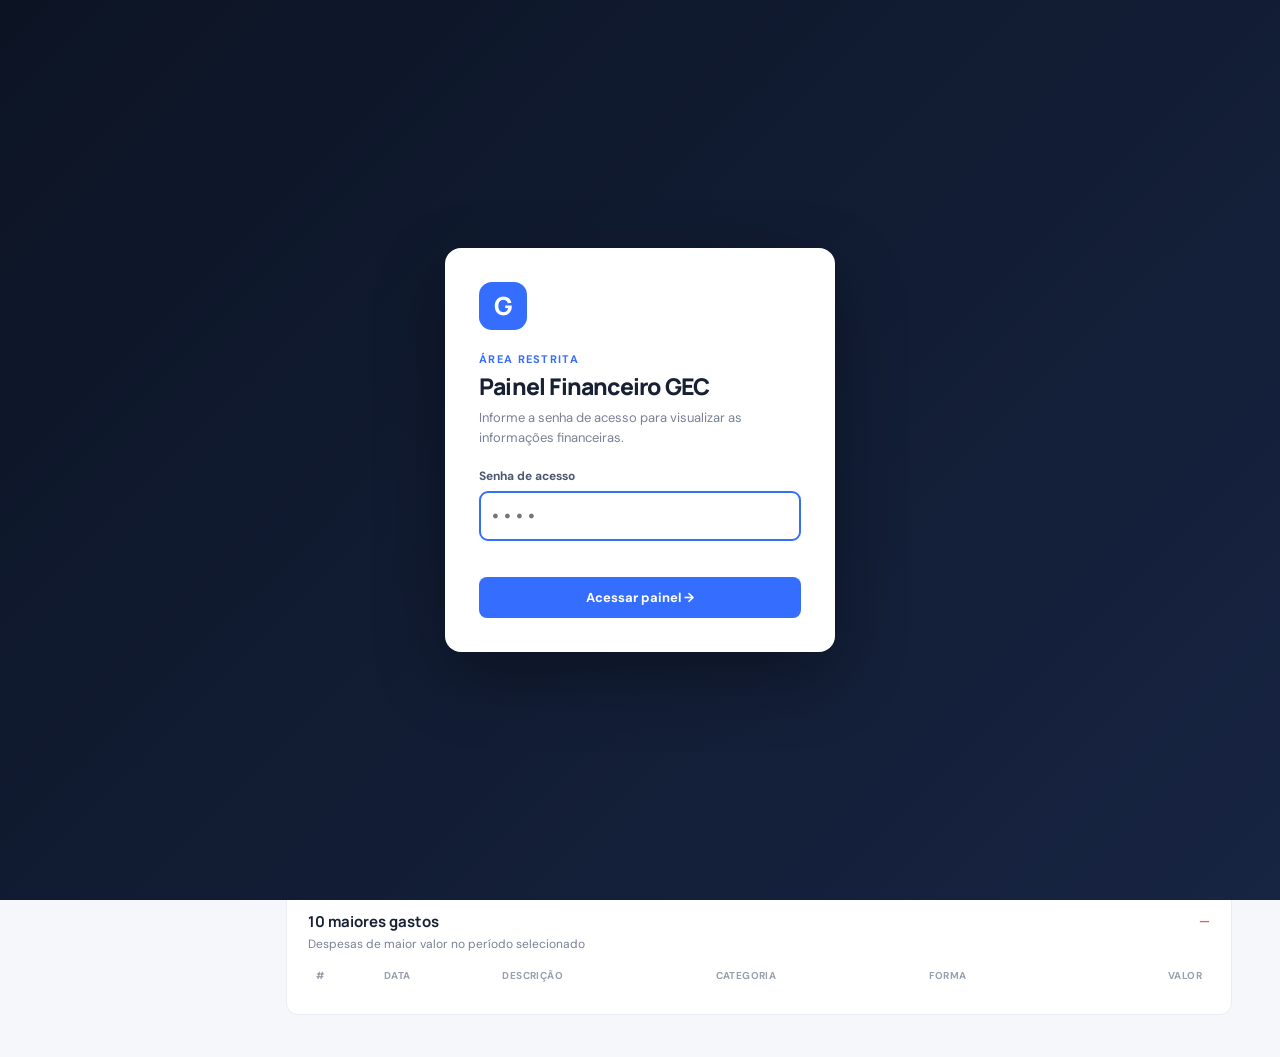
<file: index.html>
<!doctype html>
<html lang="pt-BR">
  <head>
    <meta charset="UTF-8" />
    <meta name="viewport" content="width=device-width, initial-scale=1.0" />
    <meta name="theme-color" content="#0c1220" />
    <title>GEC | Painel Financeiro</title>
    <link rel="preconnect" href="https://fonts.googleapis.com" />
    <link rel="preconnect" href="https://fonts.gstatic.com" crossorigin />
    <link href="https://fonts.googleapis.com/css2?family=DM+Sans:wght@400;500;600;700&family=Manrope:wght@500;600;700;800&display=swap" rel="stylesheet" />
    <link rel="stylesheet" href="./style.css" />
    <link rel="stylesheet" href="./associate.css" />
  </head>
  <body>
    <section class="access-gate" id="access-gate" aria-labelledby="access-title">
      <form class="access-card" id="access-form">
        <div class="access-logo"><span>G</span></div>
        <p class="eyebrow">ÁREA RESTRITA</p>
        <h1 id="access-title">Painel Financeiro GEC</h1>
        <p>Informe a senha de acesso para visualizar as informações financeiras.</p>
        <label for="access-password">Senha de acesso</label>
        <input id="access-password" type="password" inputmode="numeric" maxlength="4" placeholder="••••" autocomplete="current-password" required autofocus />
        <p id="access-error" class="access-error" role="alert"></p>
        <button type="submit">Acessar painel →</button>
      </form>
    </section>
    <div class="nav-backdrop" id="nav-backdrop"></div>
    <aside class="sidebar" id="mobile-nav">
      <div class="brand"><span class="brand-mark">G</span><span>GEC</span></div>
      <nav>
        <a class="active" href="#visao-geral"><span>▦</span> Visão geral</a>
        <a href="#movimentacoes"><span>↕</span> Movimentações</a>
        <a href="#receitas"><span>↗</span> Receitas</a>
        <a href="#despesas"><span>↘</span> Despesas</a>
        <a href="./mensalidades.html"><span>▤</span> Mensalidades</a>
        <a href="./associados.html"><span>♙</span> Associados</a>
        <a href="./situacao.html"><span>◷</span> Situação</a>
      </nav>
      <div class="sidebar-bottom"><span class="status-dot"></span> Dados conectados</div>
    </aside>

    <main>
      <header>
        <div>
          <p class="eyebrow">GESTÃO FINANCEIRA</p>
          <h1>Visão geral</h1>
          <p class="subtitle" id="period-title">Carregando dados financeiros...</p>
        </div>
        <div class="header-actions">
          <button class="menu-toggle" id="menu-toggle" aria-label="Abrir menu" aria-controls="mobile-nav" aria-expanded="false">☰</button>
          <button class="icon-button" id="refresh" title="Atualizar dados">↻</button>
          <div class="avatar">FG</div>
        </div>
      </header>

      <section class="filter-bar" aria-label="Filtros do painel">
        <label>De <input type="date" id="date-from" /></label>
        <label>Até <input type="date" id="date-to" /></label>
        <label>Período <select id="period-filter"><option value="all">Todo o período</option></select></label>
        <label>Classificação <select id="category-filter"><option value="all">Todas</option></select></label>
        <button id="clear-filters">Limpar filtros</button>
        <span class="updated" id="updated-at"></span>
      </section>

      <section class="metrics" id="visao-geral">
        <article class="metric-card balance"><div class="metric-icon">▣</div><p>Saldo do período</p><h2 id="balance">—</h2><span id="balance-note">—</span></article>
        <article class="metric-card income"><div class="metric-icon">↗</div><p>Entradas</p><h2 id="income">—</h2><span id="income-note">—</span></article>
        <article class="metric-card expense"><div class="metric-icon">↘</div><p>Saídas</p><h2 id="expense">—</h2><span id="expense-note">—</span></article>
        <article class="metric-card people"><div class="metric-icon">♙</div><p>Associados cadastrados</p><h2 id="associates-count">—</h2><span id="associates-note">—</span></article>
      </section>

      <section class="grid top-grid">
        <article class="panel chart-panel" id="receitas">
          <div class="panel-heading"><div><h3>Fluxo financeiro</h3><p>Entradas e saídas por mês</p></div><div class="legend"><span><i class="income-dot"></i>Entradas</span><span><i class="expense-dot"></i>Saídas</span></div></div>
          <div class="bar-chart" id="bar-chart"></div>
        </article>
        <article class="panel distribution-panel">
          <div class="panel-heading"><div><h3>Composição das entradas</h3><p>Por classificação</p></div></div>
          <div class="donut-row"><div class="donut" id="donut"><div><strong id="donut-value">—</strong><span>entradas</span></div></div><ul id="distribution-list" class="distribution-list"></ul></div>
        </article>
      </section>

      <section class="grid bottom-grid">
        <article class="panel" id="movimentacoes">
          <div class="panel-heading"><div><h3>Movimentações recentes</h3><p>Últimos lançamentos do período</p></div><button class="link-button" id="show-all">Ver todos →</button></div>
          <div class="table-wrap"><table><thead><tr><th>Data</th><th>Descrição</th><th>Categoria</th><th>Forma</th><th class="amount">Valor</th></tr></thead><tbody id="transactions"></tbody></table></div>
        </article>
        <article class="panel insight-panel">
          <div class="panel-heading"><div><h3>Resumo do período</h3><p>Leitura rápida da operação</p></div></div>
          <div class="insights" id="insights"></div>
          <div class="top-members"><h4>Maiores contribuições</h4><div id="top-members"></div></div>
        </article>
      </section>

      <section class="panel expenses-ranking" id="despesas">
        <div class="panel-heading"><div><h3>10 maiores gastos</h3><p>Despesas de maior valor no período selecionado</p></div><strong id="expenses-total" class="expenses-total">—</strong></div>
        <div class="table-wrap"><table><thead><tr><th>#</th><th>Data</th><th>Descrição</th><th>Categoria</th><th>Forma</th><th class="amount">Valor</th></tr></thead><tbody id="top-expenses"></tbody></table></div>
      </section>

    </main>
    <div class="toast" id="toast" role="status"></div>
    <script src="./nav.js"></script>
    <script src="./app.js"></script>
  </body>
</html>
</file>
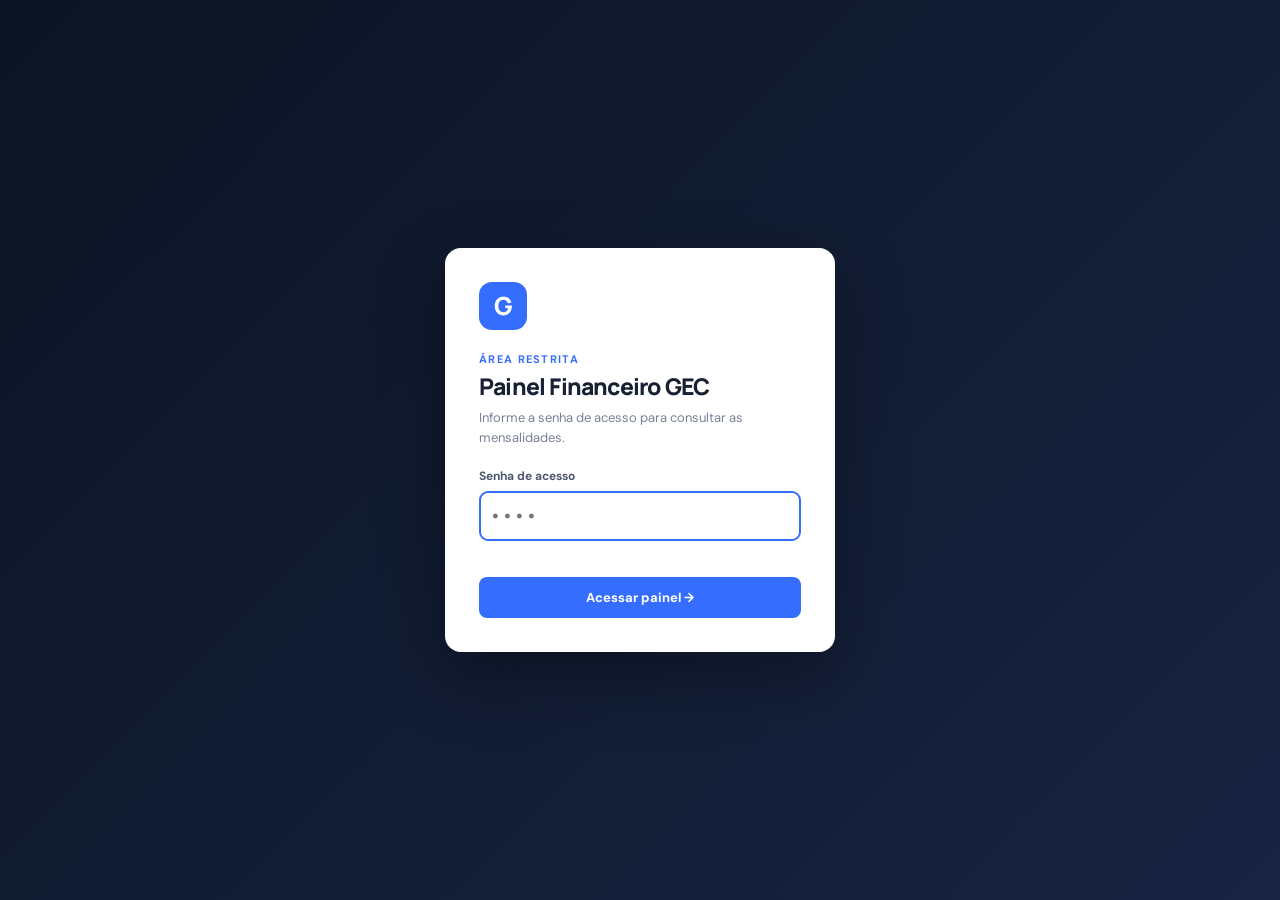
<file: associados.html>
<!doctype html>
<html lang="pt-BR">
  <head>
    <meta charset="UTF-8" /><meta name="viewport" content="width=device-width, initial-scale=1.0" /><meta name="theme-color" content="#0c1220" />
    <title>GEC | Consulta de associados</title>
    <link rel="preconnect" href="https://fonts.googleapis.com" /><link rel="preconnect" href="https://fonts.gstatic.com" crossorigin />
    <link href="https://fonts.googleapis.com/css2?family=DM+Sans:wght@400;500;600;700&family=Manrope:wght@500;600;700;800&display=swap" rel="stylesheet" />
    <link rel="stylesheet" href="./style.css" /><link rel="stylesheet" href="./associate.css" />
  </head>
  <body>
    <section class="access-gate" id="access-gate" aria-labelledby="access-title"><form class="access-card" id="access-form"><div class="access-logo"><span>G</span></div><p class="eyebrow">ÁREA RESTRITA</p><h1 id="access-title">Painel Financeiro GEC</h1><p>Informe a senha de acesso para consultar as mensalidades.</p><label for="access-password">Senha de acesso</label><input id="access-password" type="password" inputmode="numeric" maxlength="4" placeholder="••••" autocomplete="current-password" required autofocus /><p id="access-error" class="access-error" role="alert"></p><button type="submit">Acessar painel →</button></form></section>
    <div class="nav-backdrop" id="nav-backdrop"></div><aside class="sidebar" id="mobile-nav"><div class="brand"><span class="brand-mark">G</span><span>GEC</span></div><nav><a href="./index.html#visao-geral"><span>▦</span> Visão geral</a><a href="./index.html#movimentacoes"><span>↕</span> Movimentações</a><a href="./index.html#receitas"><span>↗</span> Receitas</a><a href="./index.html#despesas"><span>↘</span> Despesas</a><a href="./mensalidades.html"><span>▤</span> Mensalidades</a><a class="active" href="./associados.html"><span>♙</span> Associados</a><a href="./situacao.html"><span>◷</span> Situação</a></nav><div class="sidebar-bottom"><span class="status-dot"></span> Dados conectados</div></aside>
    <main><header><div><p class="eyebrow">ACOMPANHAMENTO INDIVIDUAL</p><h1>Consulta de associados</h1><p class="subtitle">Consulte mensalidades pagas por nome ou número de registro.</p></div><div class="header-actions"><button class="menu-toggle" id="menu-toggle" aria-label="Abrir menu" aria-controls="mobile-nav" aria-expanded="false">☰</button><button class="icon-button" id="refresh" title="Atualizar dados">↻</button><div class="avatar">FG</div></div></header>
      <section class="filter-bar"><label>De <input type="date" id="date-from" /></label><label>Até <input type="date" id="date-to" /></label><button id="clear-dates">Mês atual</button><span class="updated" id="updated-at"></span></section>
      <section class="panel associate-search standalone-search"><div class="panel-heading"><div><h3>Mensalidades por associado</h3><p>Pesquise pelo nome completo ou registro cadastrado.</p></div></div><div class="associate-controls"><input id="associate-query" list="associate-options" type="search" placeholder="Digite o nome ou o registro do associado" autocomplete="off" /><button id="associate-clear">Limpar busca</button></div><datalist id="associate-options"></datalist><div id="associate-result" class="associate-result"><p>Informe um nome ou registro para consultar as mensalidades pagas.</p></div></section>
    </main><div class="toast" id="toast" role="status"></div><script src="./nav.js"></script><script src="./associados.js"></script>
  </body>
</html>
</file>
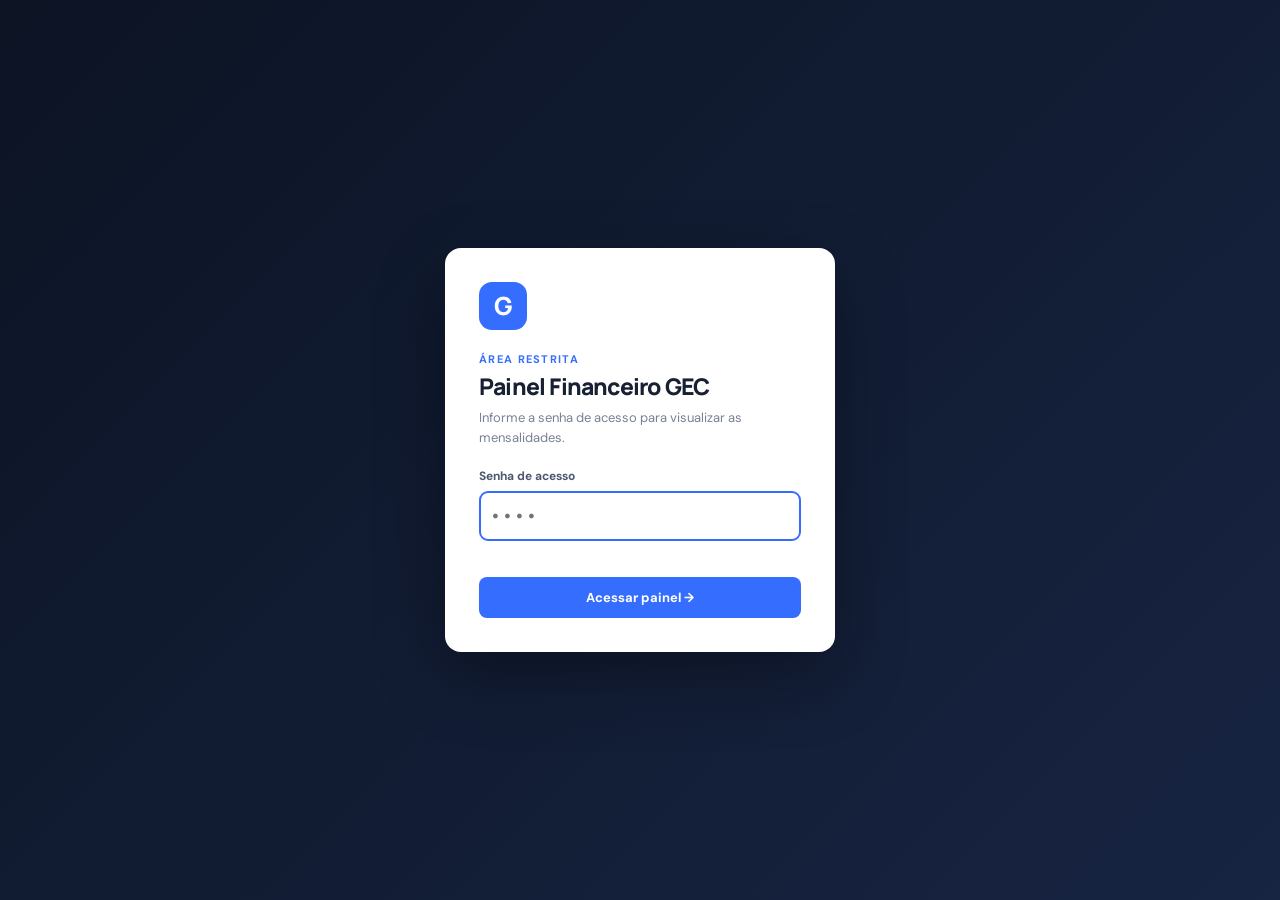
<file: mensalidades.html>
<!doctype html>
<html lang="pt-BR">
  <head>
    <meta charset="UTF-8" />
    <meta name="viewport" content="width=device-width, initial-scale=1.0" />
    <meta name="theme-color" content="#0c1220" />
    <title>GEC | Mensalidades</title>
    <link rel="preconnect" href="https://fonts.googleapis.com" />
    <link rel="preconnect" href="https://fonts.gstatic.com" crossorigin />
    <link href="https://fonts.googleapis.com/css2?family=DM+Sans:wght@400;500;600;700&family=Manrope:wght@500;600;700;800&display=swap" rel="stylesheet" />
    <link rel="stylesheet" href="./style.css" />
    <link rel="stylesheet" href="./associate.css" />
    <link rel="stylesheet" href="./mensalidades.css" />
  </head>
  <body>
    <section class="access-gate" id="access-gate" aria-labelledby="access-title">
      <form class="access-card" id="access-form">
        <div class="access-logo"><span>G</span></div><p class="eyebrow">ÁREA RESTRITA</p><h1 id="access-title">Painel Financeiro GEC</h1><p>Informe a senha de acesso para visualizar as mensalidades.</p>
        <label for="access-password">Senha de acesso</label><input id="access-password" type="password" inputmode="numeric" maxlength="4" placeholder="••••" autocomplete="current-password" required autofocus />
        <p id="access-error" class="access-error" role="alert"></p><button type="submit">Acessar painel →</button>
      </form>
    </section>
    <div class="nav-backdrop" id="nav-backdrop"></div>
    <aside class="sidebar" id="mobile-nav">
      <div class="brand"><span class="brand-mark">G</span><span>GEC</span></div>
      <nav>
        <a href="./index.html#visao-geral"><span>▦</span> Visão geral</a>
        <a href="./index.html#movimentacoes"><span>↕</span> Movimentações</a>
        <a href="./index.html#receitas"><span>↗</span> Receitas</a>
        <a href="./index.html#despesas"><span>↘</span> Despesas</a>
        <a class="active" href="./mensalidades.html"><span>▤</span> Mensalidades</a>
        <a href="./associados.html"><span>♙</span> Associados</a>
        <a href="./situacao.html"><span>◷</span> Situação</a>
      </nav>
      <div class="sidebar-bottom"><span class="status-dot"></span> Dados conectados</div>
    </aside>
    <main>
      <header><div><p class="eyebrow">ACOMPANHAMENTO DE RECEBIMENTOS</p><h1>Mensalidades</h1><p class="subtitle">Valores pagos por associado e mês de referência.</p></div><div class="header-actions"><button class="menu-toggle" id="menu-toggle" aria-label="Abrir menu" aria-controls="mobile-nav" aria-expanded="false">☰</button><button class="icon-button" id="refresh" title="Atualizar dados">↻</button><div class="avatar">FG</div></div></header>
      <section class="filter-bar"><label>Ano de referência <select id="year-filter"></select></label><span class="updated" id="updated-at"></span></section>
      <section class="monthly-summary"><article><span>Associados com pagamentos</span><strong id="paid-members">—</strong></article><article><span>Mensalidades registradas</span><strong id="payment-count">—</strong></article><article><span>Total recebido</span><strong id="received-total">—</strong></article></section>
      <section class="panel monthly-panel"><div class="panel-heading"><div><h3>Mapa de mensalidades pagas</h3><p>Os valores acumulam registros duplicados para o mesmo mês e ano de referência.</p></div><div class="monthly-legend"><i></i> Mensalidade paga</div></div><div class="table-wrap monthly-table-wrap"><table class="monthly-table"><thead id="monthly-head"></thead><tbody id="monthly-body"></tbody></table></div></section>
    </main>
    <div class="toast" id="toast" role="status"></div><script src="./nav.js"></script>
    <script src="./mensalidades.js"></script>
  </body>
</html>
</file>
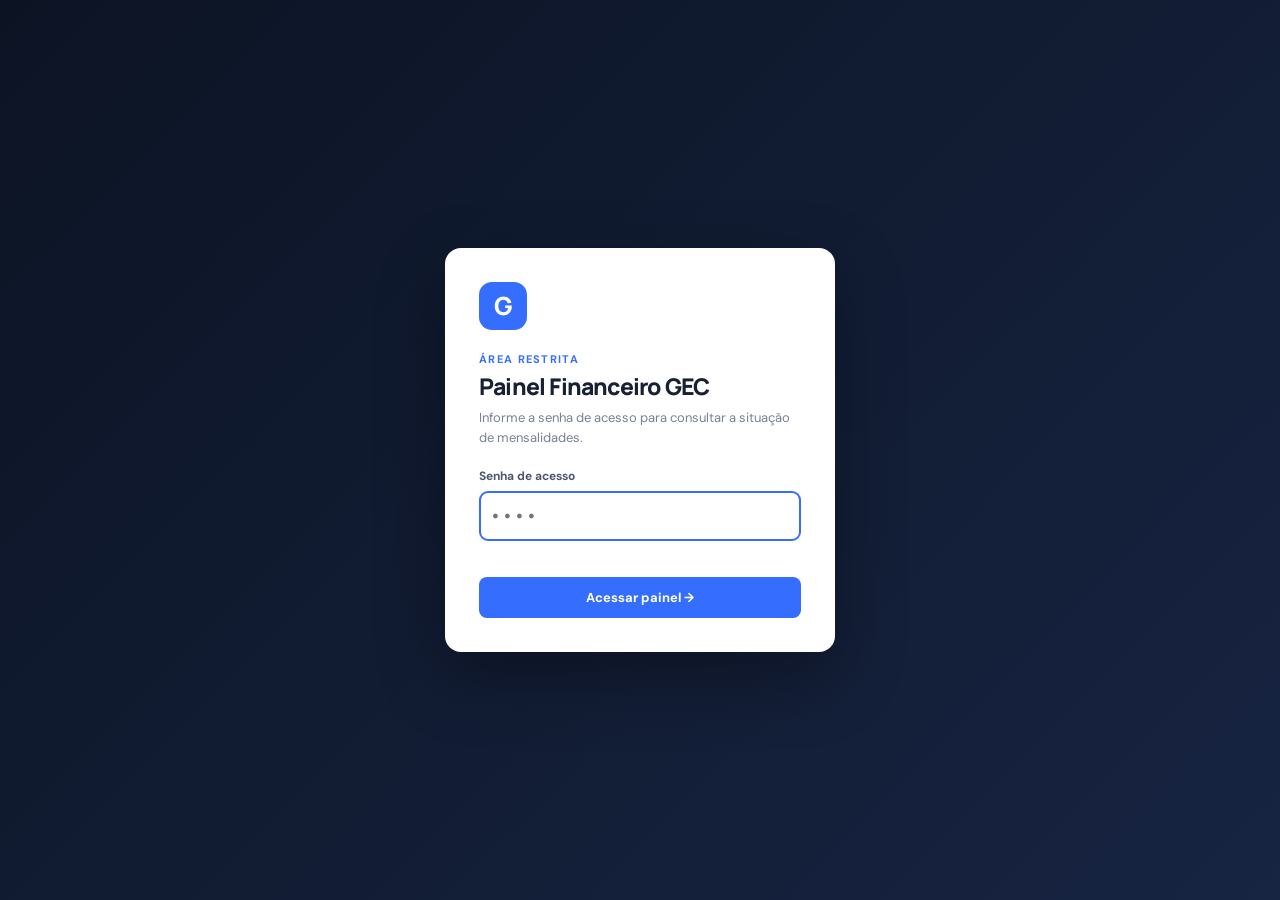
<file: situacao.html>
<!doctype html>
<html lang="pt-BR">
  <head>
    <meta charset="UTF-8" /><meta name="viewport" content="width=device-width, initial-scale=1.0" /><meta name="theme-color" content="#0c1220" />
    <title>GEC | Situação de mensalidades</title>
    <link rel="preconnect" href="https://fonts.googleapis.com" /><link rel="preconnect" href="https://fonts.gstatic.com" crossorigin />
    <link href="https://fonts.googleapis.com/css2?family=DM+Sans:wght@400;500;600;700&family=Manrope:wght@500;600;700;800&display=swap" rel="stylesheet" />
    <link rel="stylesheet" href="./style.css" /><link rel="stylesheet" href="./associate.css" /><link rel="stylesheet" href="./situacao.css" />
  </head>
  <body>
    <section class="access-gate" id="access-gate" aria-labelledby="access-title"><form class="access-card" id="access-form"><div class="access-logo"><span>G</span></div><p class="eyebrow">ÁREA RESTRITA</p><h1 id="access-title">Painel Financeiro GEC</h1><p>Informe a senha de acesso para consultar a situação de mensalidades.</p><label for="access-password">Senha de acesso</label><input id="access-password" type="password" inputmode="numeric" maxlength="4" placeholder="••••" autocomplete="current-password" required autofocus /><p id="access-error" class="access-error" role="alert"></p><button type="submit">Acessar painel →</button></form></section>
    <div class="nav-backdrop" id="nav-backdrop"></div><aside class="sidebar" id="mobile-nav"><div class="brand"><span class="brand-mark">G</span><span>GEC</span></div><nav><a href="./index.html#visao-geral"><span>▦</span> Visão geral</a><a href="./index.html#movimentacoes"><span>↕</span> Movimentações</a><a href="./index.html#receitas"><span>↗</span> Receitas</a><a href="./index.html#despesas"><span>↘</span> Despesas</a><a href="./mensalidades.html"><span>▤</span> Mensalidades</a><a href="./associados.html"><span>♙</span> Associados</a><a class="active" href="./situacao.html"><span>◷</span> Situação</a></nav><div class="sidebar-bottom"><span class="status-dot"></span> Dados conectados</div></aside>
    <main><header><div><p class="eyebrow">CONTROLE INDIVIDUAL</p><h1>Situação das mensalidades</h1><p class="subtitle">Histórico de 12 meses e previsão dos próximos 6 meses.</p></div><div class="header-actions"><button class="menu-toggle" id="menu-toggle" aria-label="Abrir menu" aria-controls="mobile-nav" aria-expanded="false">☰</button><button class="icon-button" id="refresh" title="Atualizar dados">↻</button><div class="avatar">FG</div></div></header>
      <section class="panel member-picker"><div class="picker-label"><label for="member-search">Associado</label><small>Pesquise por nome ou registro</small></div><div class="member-search-control"><input id="member-search" list="member-options" type="search" placeholder="Digite o nome ou registro do associado" autocomplete="off" /><button id="member-clear" type="button">Limpar</button></div><datalist id="member-options"></datalist><span class="updated" id="updated-at"></span></section>
      <section class="situation-summary" id="situation-summary"></section>
      <section class="panel timeline-panel"><div class="panel-heading"><div><h3>Linha do tempo de mensalidades</h3><p>O status é calculado com base no mês e ano de referência.</p></div><div class="status-legend"><span><i class="paid-dot"></i>Pago</span><span><i class="open-dot"></i>Em aberto</span><span><i class="late-dot"></i>Atrasado</span><span><i class="courtesy-dot"></i>Cortesia</span><span><i class="future-dot"></i>Futuro</span></div></div><div id="timeline" class="timeline"><p class="empty-state">Pesquise e selecione um associado para visualizar a situação.</p></div></section>
    </main><div class="toast" id="toast" role="status"></div><script src="./nav.js"></script><script src="./situacao.js"></script>
  </body>
</html>
</file>
<file: style.css>
:root{--ink:#182033;--muted:#788195;--line:#e9edf3;--canvas:#f6f7fb;--surface:#fff;--nav:#0d1422;--blue:#356dff;--blue-soft:#e9efff;--green:#17a878;--red:#ee5b64;--yellow:#e9a722}*{box-sizing:border-box}body{margin:0;background:var(--canvas);color:var(--ink);font-family:'DM Sans',sans-serif}.sidebar{background:var(--nav);color:#b8c0d0;position:fixed;width:238px;inset:0 auto 0 0;padding:29px 18px;display:flex;flex-direction:column}.brand{font-family:Manrope,sans-serif;font-size:23px;font-weight:800;color:white;display:flex;align-items:center;gap:10px;margin:0 12px 48px}.brand-mark{background:var(--blue);height:30px;width:30px;border-radius:9px;display:grid;place-items:center;font-size:18px}nav{display:grid;gap:7px}nav a{color:#9da7b9;text-decoration:none;padding:12px 14px;border-radius:9px;font-size:14px;font-weight:500}nav a span{display:inline-block;width:27px;color:#8e9bc0;font-size:18px}nav a.active,nav a:hover{background:#1a2540;color:white}.sidebar-bottom{margin-top:auto;border-top:1px solid #283247;padding:20px 12px 0;font-size:12px}.status-dot{display:inline-block;width:8px;height:8px;background:#46d39c;border-radius:50%;margin-right:8px}main{margin-left:238px;padding:38px 48px 42px;max-width:1800px}header{display:flex;align-items:flex-start;justify-content:space-between;margin-bottom:30px}.eyebrow{font-size:11px;font-weight:700;letter-spacing:1.3px;color:var(--blue);margin:0 0 7px}h1,h2,h3,h4,p{margin:0}h1{font:800 30px/1.2 Manrope,sans-serif;letter-spacing:-.8px}.subtitle{color:var(--muted);font-size:14px;margin-top:7px}.header-actions{display:flex;align-items:center;gap:15px}.icon-button{border:1px solid var(--line);background:white;border-radius:9px;width:38px;height:38px;color:#526079;font-size:21px;cursor:pointer}.avatar{width:38px;height:38px;border-radius:50%;background:#dce6ff;color:#315ecb;font-size:12px;font-weight:700;display:grid;place-items:center}.filter-bar{padding:12px 15px;background:var(--surface);border:1px solid var(--line);border-radius:11px;display:flex;align-items:center;gap:18px;margin-bottom:22px;box-shadow:0 3px 10px #19223a05}.filter-bar label{font-size:12px;color:var(--muted);font-weight:600;display:flex;align-items:center;gap:8px}.filter-bar select{font-family:inherit;border:0;color:var(--ink);font-weight:600;outline:0;background:white;max-width:160px}.filter-bar button,.link-button{border:0;background:transparent;color:var(--blue);font:600 12px 'DM Sans';cursor:pointer}.updated{margin-left:auto;color:#9ca4b3;font-size:11px}.metrics{display:grid;grid-template-columns:repeat(4,1fr);gap:16px;margin-bottom:17px}.metric-card{background:white;border:1px solid var(--line);border-radius:12px;padding:19px 19px 16px;position:relative;overflow:hidden}.metric-card:after{content:'';position:absolute;right:-19px;bottom:-28px;width:85px;height:85px;border-radius:50%;opacity:.5}.metric-card.balance:after{background:#e6edff}.metric-card.income:after{background:#dcf5eb}.metric-card.expense:after{background:#ffeaeb}.metric-card.people:after{background:#fff4d7}.metric-icon{height:30px;width:30px;border-radius:8px;display:grid;place-items:center;font-weight:bold;margin-bottom:14px}.balance .metric-icon{background:var(--blue-soft);color:var(--blue)}.income .metric-icon{background:#e5f8f0;color:var(--green)}.expense .metric-icon{background:#ffebed;color:var(--red)}.people .metric-icon{background:#fff5dd;color:var(--yellow)}.metric-card p{color:var(--muted);font-size:12px}.metric-card h2{font:700 23px Manrope,sans-serif;letter-spacing:-.7px;margin:5px 0 6px}.metric-card span{font-size:11px;font-weight:600;color:var(--muted)}.grid{display:grid;gap:17px}.top-grid{grid-template-columns:1.65fr 1fr;margin-bottom:17px}.bottom-grid{grid-template-columns:1.65fr 1fr}.panel{background:var(--surface);border:1px solid var(--line);border-radius:12px;padding:21px;min-width:0}.panel-heading{display:flex;justify-content:space-between;align-items:flex-start;margin-bottom:17px}.panel-heading h3{font:700 15px Manrope,sans-serif}.panel-heading p{font-size:12px;color:var(--muted);margin-top:4px}.legend{display:flex;gap:14px;font-size:11px;color:var(--muted)}.legend i{display:inline-block;width:7px;height:7px;border-radius:50%;margin-right:5px}.income-dot{background:var(--blue)}.expense-dot{background:#c8d1e2}.bar-chart{height:208px;display:flex;align-items:end;gap:13px;padding:8px 5px 0;border-bottom:1px solid #eef1f6}.month{flex:1;display:flex;gap:3px;align-items:flex-end;justify-content:center;height:100%;position:relative}.bar{min-width:8px;width:38%;border-radius:4px 4px 0 0;transition:.25s}.bar.in{background:var(--blue)}.bar.out{background:#cfd7e5}.month label{position:absolute;bottom:-22px;font-size:10px;color:#8a93a4}.donut-row{display:flex;gap:21px;align-items:center;min-height:198px}.donut{--angle:0deg;width:148px;aspect-ratio:1;border-radius:50%;background:conic-gradient(var(--blue) var(--angle),#edf0f6 0);display:grid;place-items:center;flex-shrink:0;position:relative}.donut:before{content:'';position:absolute;inset:17px;background:white;border-radius:50%}.donut>div{position:relative;text-align:center}.donut strong{font:700 15px Manrope;display:block}.donut span{font-size:10px;color:var(--muted)}.distribution-list{padding:0;margin:0;list-style:none;flex:1}.distribution-list li{font-size:11px;margin:0 0 13px;display:flex;gap:7px;align-items:center}.distribution-list i{width:8px;height:8px;border-radius:50%;display:inline-block}.distribution-list b{font-weight:600;margin-left:auto}.table-wrap{overflow-x:auto}table{border-collapse:collapse;width:100%;font-size:12px}th{text-align:left;padding:0 8px 11px;color:#98a0af;font-size:10px;text-transform:uppercase;letter-spacing:.4px}td{padding:12px 8px;border-top:1px solid #edf0f5;color:#49546a}.amount{text-align:right;font-weight:700}.positive{color:var(--green)}.negative{color:var(--red)}.tag{font-size:10px;padding:4px 7px;border-radius:5px;background:#f0f3f8;color:#667084}.insights{display:grid;gap:10px;margin-bottom:21px}.insight{background:#f7f9fc;border-radius:8px;padding:11px 12px}.insight span{display:block;color:var(--muted);font-size:10px;margin-bottom:3px}.insight strong{font:700 14px Manrope}.top-members h4{font:700 12px Manrope;margin-bottom:10px}.member{display:flex;align-items:center;gap:8px;padding:7px 0;border-top:1px solid #eff1f5}.member:first-child{border-top:0}.member-avatar{width:25px;height:25px;border-radius:50%;background:#e8efff;color:#5576d1;font-size:9px;font-weight:700;display:grid;place-items:center}.member-name{font-size:11px;white-space:nowrap;overflow:hidden;text-overflow:ellipsis;flex:1}.member-value{font-size:11px;font-weight:700}.toast{position:fixed;right:25px;bottom:25px;background:#172238;color:white;border-radius:8px;padding:11px 14px;font-size:12px;transform:translateY(80px);opacity:0;transition:.2s}.toast.show{transform:translateY(0);opacity:1}@media(max-width:1050px){.metrics{grid-template-columns:repeat(2,1fr)}.top-grid,.bottom-grid{grid-template-columns:1fr}.sidebar{width:70px;padding:25px 10px}.brand{margin:0 auto 40px}.brand>span:last-child,nav a:not(.active)::after,.sidebar-bottom{display:none}nav a{padding:12px;text-align:center;font-size:0}nav a span{width:auto;font-size:19px}main{margin-left:70px;padding:30px}}@media(max-width:650px){main{margin:0;padding:24px 16px}.sidebar{display:none}header{margin-bottom:20px}.filter-bar{gap:9px;flex-wrap:wrap}.updated{margin-left:0;width:100%}.metrics{grid-template-columns:1fr 1fr;gap:10px}.metric-card{padding:14px}.metric-card h2{font-size:18px}.donut-row{justify-content:center}.distribution-list{max-width:150px}.panel{padding:16px}.legend{display:none}.top-grid,.bottom-grid{gap:10px}th:nth-child(4),td:nth-child(4){display:none}}
</file>
<file: associate.css>
.filter-bar input{font-family:inherit;border:0;color:var(--ink);font-weight:600;outline:0;background:white;max-width:160px}
.menu-toggle{display:none;border:1px solid var(--line);background:#fff;border-radius:9px;width:38px;height:38px;color:#2c3850;font-size:20px;cursor:pointer}.nav-backdrop{display:none}
.access-gate{position:fixed;inset:0;background:linear-gradient(135deg,#0c1424,#172442);z-index:20;display:grid;place-items:center;padding:20px}.access-card{width:min(390px,100%);background:#fff;border-radius:16px;padding:34px;box-shadow:0 25px 70px #0005}.access-logo{height:48px;width:48px;border-radius:13px;background:var(--blue);display:grid;place-items:center;color:#fff;font:800 25px Manrope;margin-bottom:22px}.access-card h1{font-size:23px;margin-bottom:8px}.access-card>p:not(.eyebrow):not(.access-error){color:var(--muted);font-size:13px;line-height:1.5;margin-bottom:21px}.access-card label{display:block;color:#4d5870;font-size:12px;font-weight:700;margin-bottom:7px}.access-card input{width:100%;border:1px solid var(--line);border-radius:8px;padding:12px;font:600 18px 'DM Sans';letter-spacing:5px;outline-color:var(--blue)}.access-card button{width:100%;border:0;border-radius:8px;background:var(--blue);color:#fff;padding:12px;margin-top:14px;font:700 13px 'DM Sans';cursor:pointer}.access-error{color:var(--red);font-size:11px;min-height:16px;margin:6px 0 0}
.associate-search{margin-top:17px}.associate-controls{display:flex;gap:10px}.associate-controls input{flex:1;border:1px solid var(--line);border-radius:8px;padding:11px 12px;font:500 13px 'DM Sans';outline-color:var(--blue)}.associate-controls button{border:0;background:#eef3ff;color:var(--blue);border-radius:8px;padding:0 14px;font:600 12px 'DM Sans';cursor:pointer}.associate-result{margin-top:16px}.associate-result>p{font-size:12px;color:var(--muted);padding:7px 0}.associate-summary{display:flex;align-items:center;gap:12px;background:#f5f8ff;border-radius:9px;padding:12px;margin-bottom:12px}.associate-summary h4{font:700 13px Manrope}.associate-summary p{font-size:11px;color:var(--muted);margin-top:3px}.associate-total{margin-left:auto;text-align:right}.associate-total span{display:block;font-size:10px;color:var(--muted)}.associate-total strong{font:700 14px Manrope;color:var(--green)}
.expenses-ranking{margin-top:17px}.expenses-total{font:700 14px Manrope;color:var(--red)}.rank{width:30px;font-weight:700;color:#8490a5}
@media(max-width:650px){.menu-toggle{display:grid;place-items:center}.nav-backdrop{display:block;position:fixed;inset:0;background:#09112485;opacity:0;visibility:hidden;transition:.22s;z-index:29}.sidebar{display:flex!important;width:278px!important;transform:translateX(-100%);transition:transform .25s ease;z-index:30!important;padding:29px 18px!important}.sidebar .brand{margin:0 12px 48px!important}.sidebar .brand>span:last-child,.sidebar-bottom{display:block!important}.sidebar nav a{padding:12px 14px!important;text-align:left!important;font-size:14px!important}.sidebar nav a span{width:27px!important;font-size:18px!important}.menu-open{overflow:hidden}.menu-open .sidebar{transform:translateX(0)}.menu-open .nav-backdrop{opacity:1;visibility:visible}.associate-controls{flex-direction:column}.associate-controls button{height:38px}}
</file>
<file: mensalidades.css>
.monthly-summary{display:grid;grid-template-columns:repeat(3,1fr);gap:16px;margin-bottom:17px}.monthly-summary article{background:#fff;border:1px solid var(--line);border-radius:11px;padding:17px}.monthly-summary span{display:block;font-size:11px;color:var(--muted);margin-bottom:6px}.monthly-summary strong{font:700 21px Manrope}.monthly-panel{min-height:400px}.monthly-legend{font-size:11px;color:var(--muted);display:flex;align-items:center;gap:6px}.monthly-legend i{width:9px;height:9px;border-radius:3px;background:#e2ebff;border:1px solid #b8cbff}.monthly-table{min-width:1000px}.monthly-table th{white-space:nowrap}.monthly-table th:first-child{min-width:230px;position:sticky;left:0;background:#fff;z-index:2}.monthly-table td{height:44px;text-align:center;color:#6f788b}.monthly-table td:first-child{text-align:left;font-weight:600;color:#354058;position:sticky;left:0;background:#fff;z-index:1}.monthly-table .paid{background:#e8efff;color:#2859d2;font-weight:700;border-radius:6px}.monthly-table .total-column{font-weight:700;color:#26344e;background:#f7f9fc}.monthly-table tfoot td{font-weight:700;background:#f3f6fd;color:#2c60de}.monthly-empty{text-align:left!important;padding:20px!important}.spinning{animation:spin .7s linear infinite}@keyframes spin{to{transform:rotate(360deg)}}@media(max-width:650px){.monthly-summary{grid-template-columns:1fr;gap:10px}.monthly-summary article{padding:13px}}
</file>
<file: situacao.css>
.member-picker{display:flex;align-items:center;gap:18px;margin-bottom:17px}.picker-label{min-width:175px}.picker-label label{display:block;font:700 13px Manrope}.picker-label small{display:block;font-size:11px;color:var(--muted);margin-top:4px}.member-search-control{flex:1;max-width:530px;display:flex;gap:8px}.member-search-control input{min-width:0;flex:1;border:1px solid var(--line);border-radius:8px;padding:11px 12px;color:var(--ink);font:600 13px 'DM Sans';outline-color:var(--blue)}.member-search-control button{border:0;border-radius:8px;background:#eef3ff;color:var(--blue);padding:0 13px;font:600 12px 'DM Sans';cursor:pointer}.member-picker .updated{margin-left:auto}.situation-summary{display:grid;grid-template-columns:repeat(3,1fr);gap:16px;margin-bottom:17px}.situation-summary article{background:#fff;border:1px solid var(--line);border-radius:11px;padding:16px}.situation-summary span{display:block;font-size:11px;color:var(--muted);margin-bottom:6px}.situation-summary strong{font:700 21px Manrope}.timeline{display:grid;grid-template-columns:repeat(6,1fr);gap:11px}.month-status{border:1px solid var(--line);border-radius:10px;padding:13px;min-height:121px;background:#fff}.month-status .year{font-size:10px;color:var(--muted)}.month-status h4{font:700 14px Manrope;margin:3px 0 13px}.status-pill{display:inline-flex;align-items:center;gap:5px;font-size:10px;font-weight:700;padding:5px 7px;border-radius:5px}.status-pill:before{content:'';width:6px;height:6px;border-radius:50%}.status-paid{background:#e3f7ed;color:#098356}.status-paid:before,.paid-dot{background:#17a878}.status-open{background:#fff5dd;color:#ad7903}.status-open:before,.open-dot{background:#e9a722}.status-late{background:#ffeaeb;color:#c5424c}.status-late:before,.late-dot{background:#ee5b64}.status-courtesy{background:#e9efff;color:#3561cc}.status-courtesy:before,.courtesy-dot{background:#698cf5}.status-future{background:#eef2f7;color:#708099}.status-future:before,.future-dot{background:#aab5c7}.month-status .value{font-size:12px;font-weight:700;margin-top:9px;color:#354058}.status-legend{display:flex;gap:11px;font-size:10px;color:var(--muted)}.status-legend span{display:flex;align-items:center;gap:4px}.status-legend i{display:inline-block;width:7px;height:7px;border-radius:50%}.empty-state{font-size:13px;color:var(--muted);padding:25px 0}.spinning{animation:spin .7s linear infinite}@keyframes spin{to{transform:rotate(360deg)}}@media(max-width:900px){.timeline{grid-template-columns:repeat(3,1fr)}}@media(max-width:650px){.member-picker{align-items:stretch;flex-direction:column;gap:10px}.member-search-control{max-width:none}.member-picker .updated{margin-left:0}.situation-summary{grid-template-columns:1fr 1fr;gap:10px}.status-legend{display:none}.timeline{grid-template-columns:repeat(2,1fr);gap:9px}.month-status{min-height:105px;padding:11px}}
</file>
